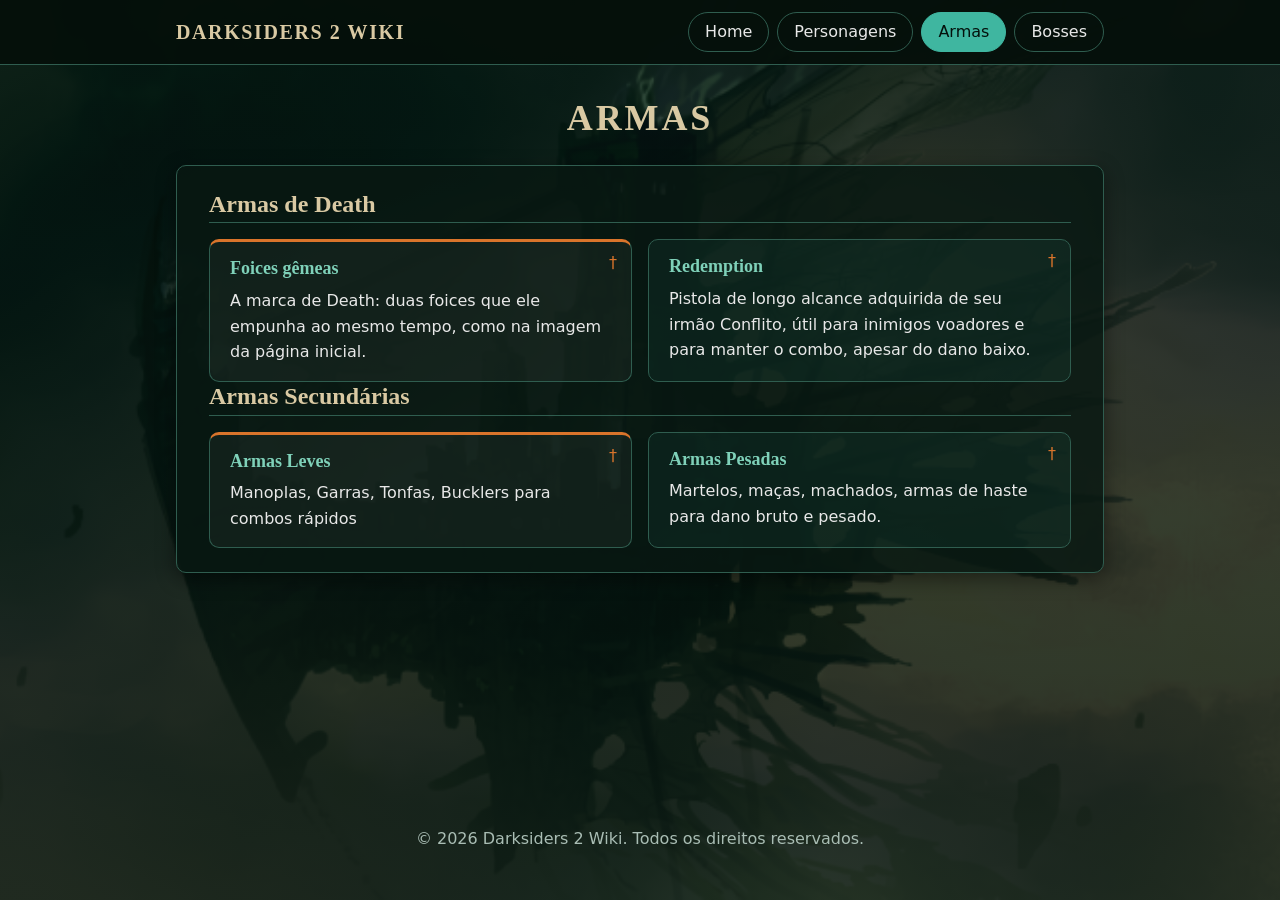
<file: HTML/armas.html>
<!DOCTYPE html>
<html lang="pt-BR">
<head>
    <meta charset="UTF-8">
    <meta name="viewport" content="width=device-width, initial-scale=1.0">
    <title>Armas - Darksiders 2 Wiki</title>
    <link rel="stylesheet" href="../css/reset.css">
    <link rel="stylesheet" href="../css/style.css">
    <link href="../Fotos/baixados.webp" rel="icon" type="image/webp">
</head>
<body>
    <header class="topo" id="cabecalho-principal">
        <nav class="navbar" aria-label="Navegação principal">
            <a href="index.html" class="logo">Darksiders 2 Wiki</a>
            <button type="button" class="menu-hamburguer" aria-label="Abrir menu" aria-expanded="false" aria-controls="menu-principal">
                <span class="barra"></span><span class="barra"></span><span class="barra"></span>
            </button>
            <ul class="menu" id="menu-principal">
                <li><a href="index.html">Home</a></li>
                <li class="tem-dropdown">
                    <a href="personagens.html">Personagens</a>
                    <ul class="dropdown">
                        <li><a href="personagens.html#cavaleiros">Os Quatro Cavaleiros</a></li>
                        <li><a href="personagens.html#trama">Trama principal</a></li>
                        <li><a href="personagens.html#makers">Os Makers</a></li>
                    </ul>
                </li>
                <li><a href="armas.html" class="ativo" aria-current="page">Armas</a></li>
                <li><a href="bosses.html">Bosses</a></li>
            </ul>
        </nav>
    </header>

    <main class="conteudo">
        <div class="hero"><h1>Armas</h1></div>
        <section class="card" aria-labelledby="armas-heading">
            <h2 id="armas-heading">Armas de Death</h2>
            <div class="grade-cards">
                <article class="card-item">
                    <h3>Foices gêmeas</h3>
                    <p>A marca de Death: duas foices que ele empunha ao mesmo tempo, como na imagem da página inicial.</p>
                </article>
                <article class="card-item">
                    <h3>Redemption</h3>
                    <p>Pistola de longo alcance adquirida de seu irmão Conflito, útil para inimigos voadores e para manter o combo, apesar do dano baixo.</p>
                </article>
            </div>
            <h2>Armas Secundárias</h2>
            <div class="grade-cards">
                <article class="card-item">
                    <h3>Armas Leves</h3>
                    <p>Manoplas, Garras, Tonfas, Bucklers para combos rápidos</p>
                </article>
                <article class="card-item">
                    <h3>Armas Pesadas</h3>
                    <p>Martelos, maças, machados, armas de haste para dano bruto e pesado.</p>
                </article>
            </div>
        </section>
    </main>

    <footer class="rodape">
        <p>&copy; 2026 Darksiders 2 Wiki. Todos os direitos reservados.</p>
    </footer>

    <script src="../js/menu.js" defer></script>
    <script src="../js/main.js" defer></script>
</body>
</html>
</file>
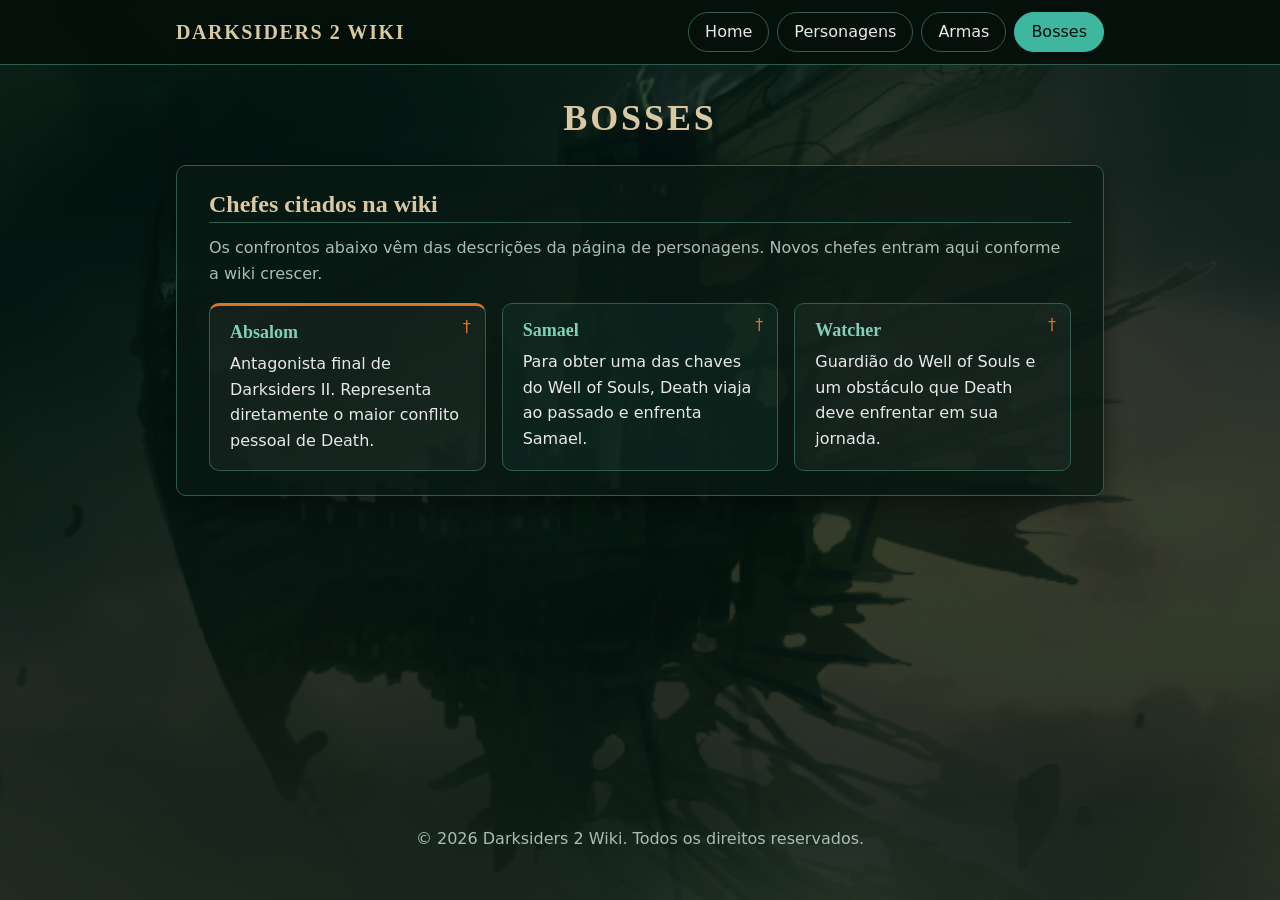
<file: HTML/bosses.html>
<!DOCTYPE html>
<html lang="pt-BR">
<head>
    <meta charset="UTF-8">
    <meta name="viewport" content="width=device-width, initial-scale=1.0">
    <title>Bosses - Darksiders 2 Wiki</title>
    <link rel="stylesheet" href="../css/reset.css">
    <link rel="stylesheet" href="../css/style.css">
    <link href="../Fotos/baixados.webp" rel="icon" type="image/webp">
</head>
<body>
    <header class="topo" id="cabecalho-principal">
        <nav class="navbar" aria-label="Navegação principal">
            <a href="index.html" class="logo">Darksiders 2 Wiki</a>
            <button type="button" class="menu-hamburguer" aria-label="Abrir menu" aria-expanded="false" aria-controls="menu-principal">
                <span class="barra"></span><span class="barra"></span><span class="barra"></span>
            </button>
            <ul class="menu" id="menu-principal">
                <li><a href="index.html">Home</a></li>
                <li class="tem-dropdown">
                    <a href="personagens.html">Personagens</a>
                    <ul class="dropdown">
                        <li><a href="personagens.html#cavaleiros">Os Quatro Cavaleiros</a></li>
                        <li><a href="personagens.html#trama">Trama principal</a></li>
                        <li><a href="personagens.html#makers">Os Makers</a></li>
                    </ul>
                </li>
                <li><a href="armas.html">Armas</a></li>
                <li><a href="bosses.html" class="ativo" aria-current="page">Bosses</a></li>
            </ul>
        </nav>
    </header>

    <main class="conteudo">
        <div class="hero"><h1>Bosses</h1></div>
        <section class="card" aria-labelledby="chefes-heading">
            <h2 id="chefes-heading">Chefes citados na wiki</h2>
            <p>Os confrontos abaixo vêm das descrições da página de personagens. Novos chefes entram aqui conforme a wiki crescer.</p>
            <div class="grade-cards">
                <article class="card-item">
                    <h3>Absalom</h3>
                    <p>Antagonista final de Darksiders II. Representa diretamente o maior conflito pessoal de Death.</p>
                </article>
                <article class="card-item">
                    <h3>Samael</h3>
                    <p>Para obter uma das chaves do Well of Souls, Death viaja ao passado e enfrenta Samael.</p>
                </article>
                <article class="card-item">
                    <h3>Watcher</h3>
                    <p>Guardião do Well of Souls e um obstáculo que Death deve enfrentar em sua jornada.</p>
                </article>
            </div>
        </section>
    </main>

    <footer class="rodape">
        <p>&copy; 2026 Darksiders 2 Wiki. Todos os direitos reservados.</p>
    </footer>

    <script src="../js/menu.js" defer></script>
    <script src="../js/main.js" defer></script>
</body>
</html>
</file>
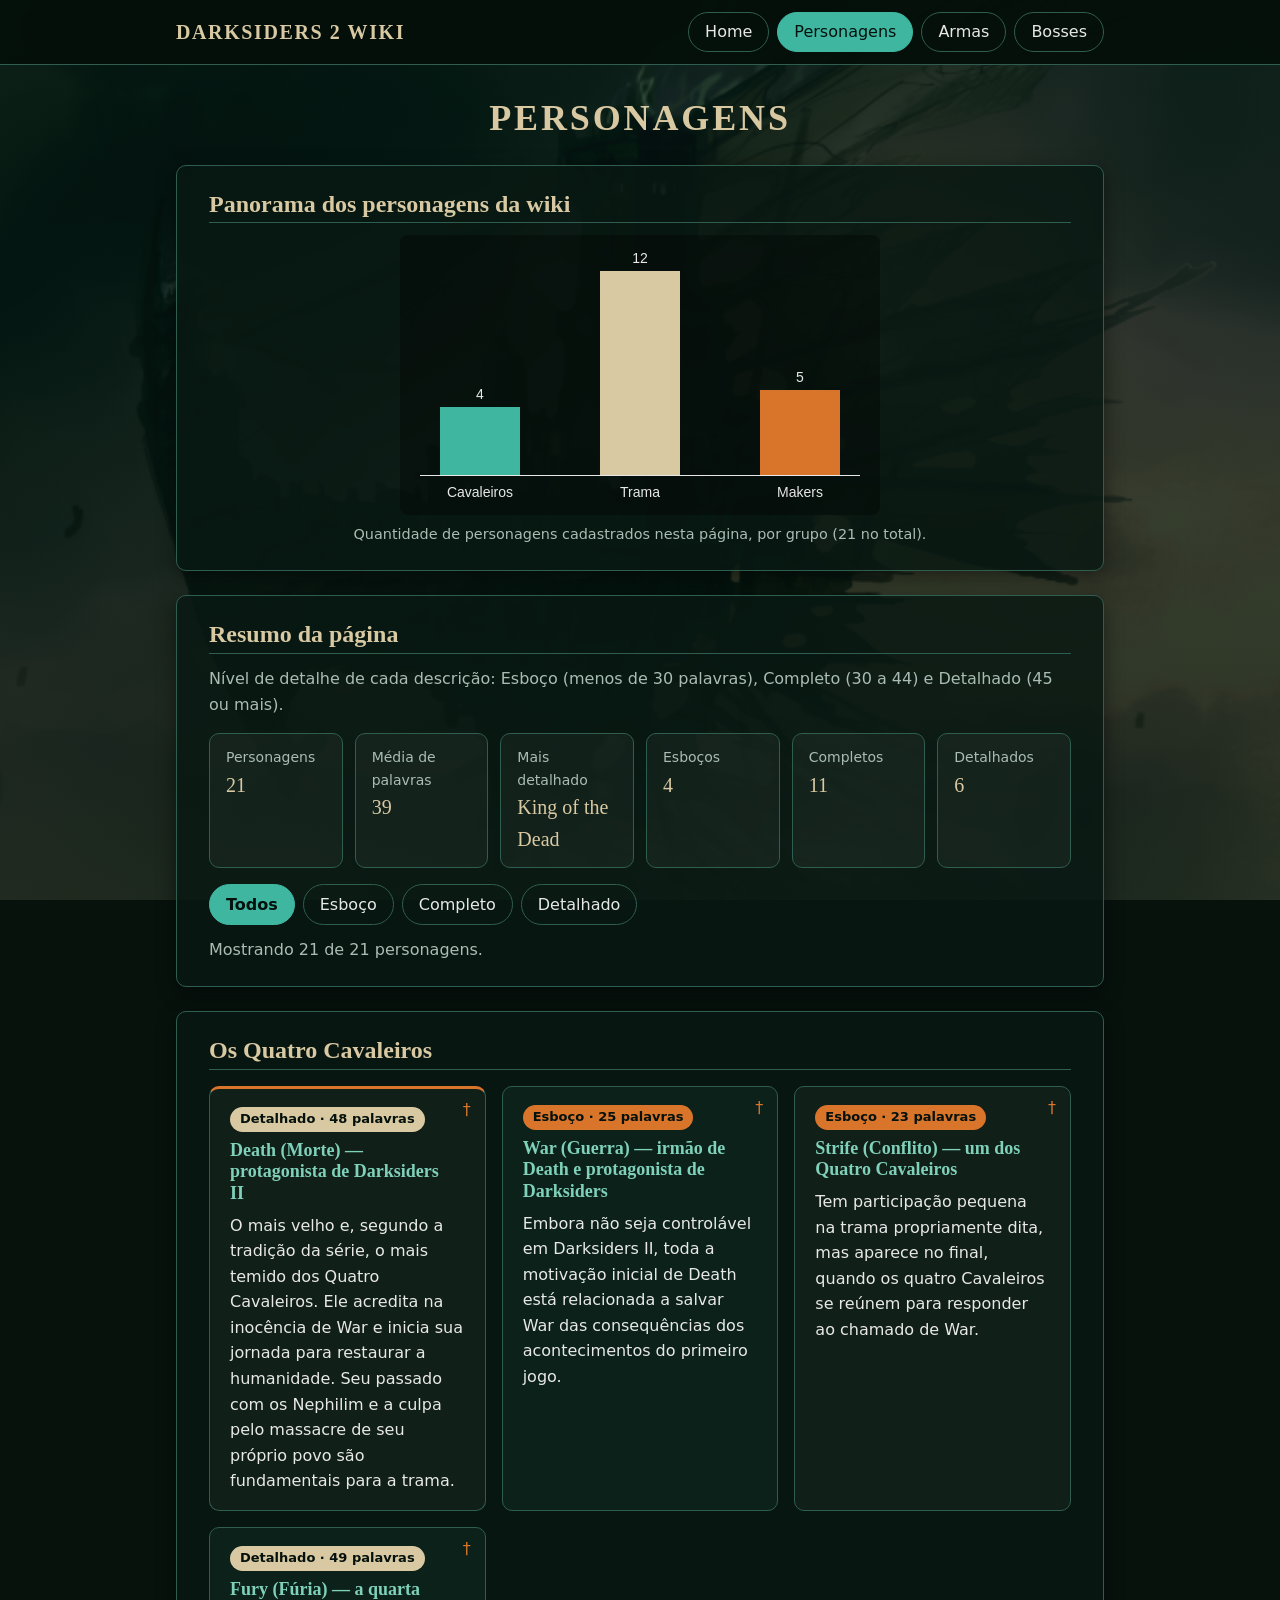
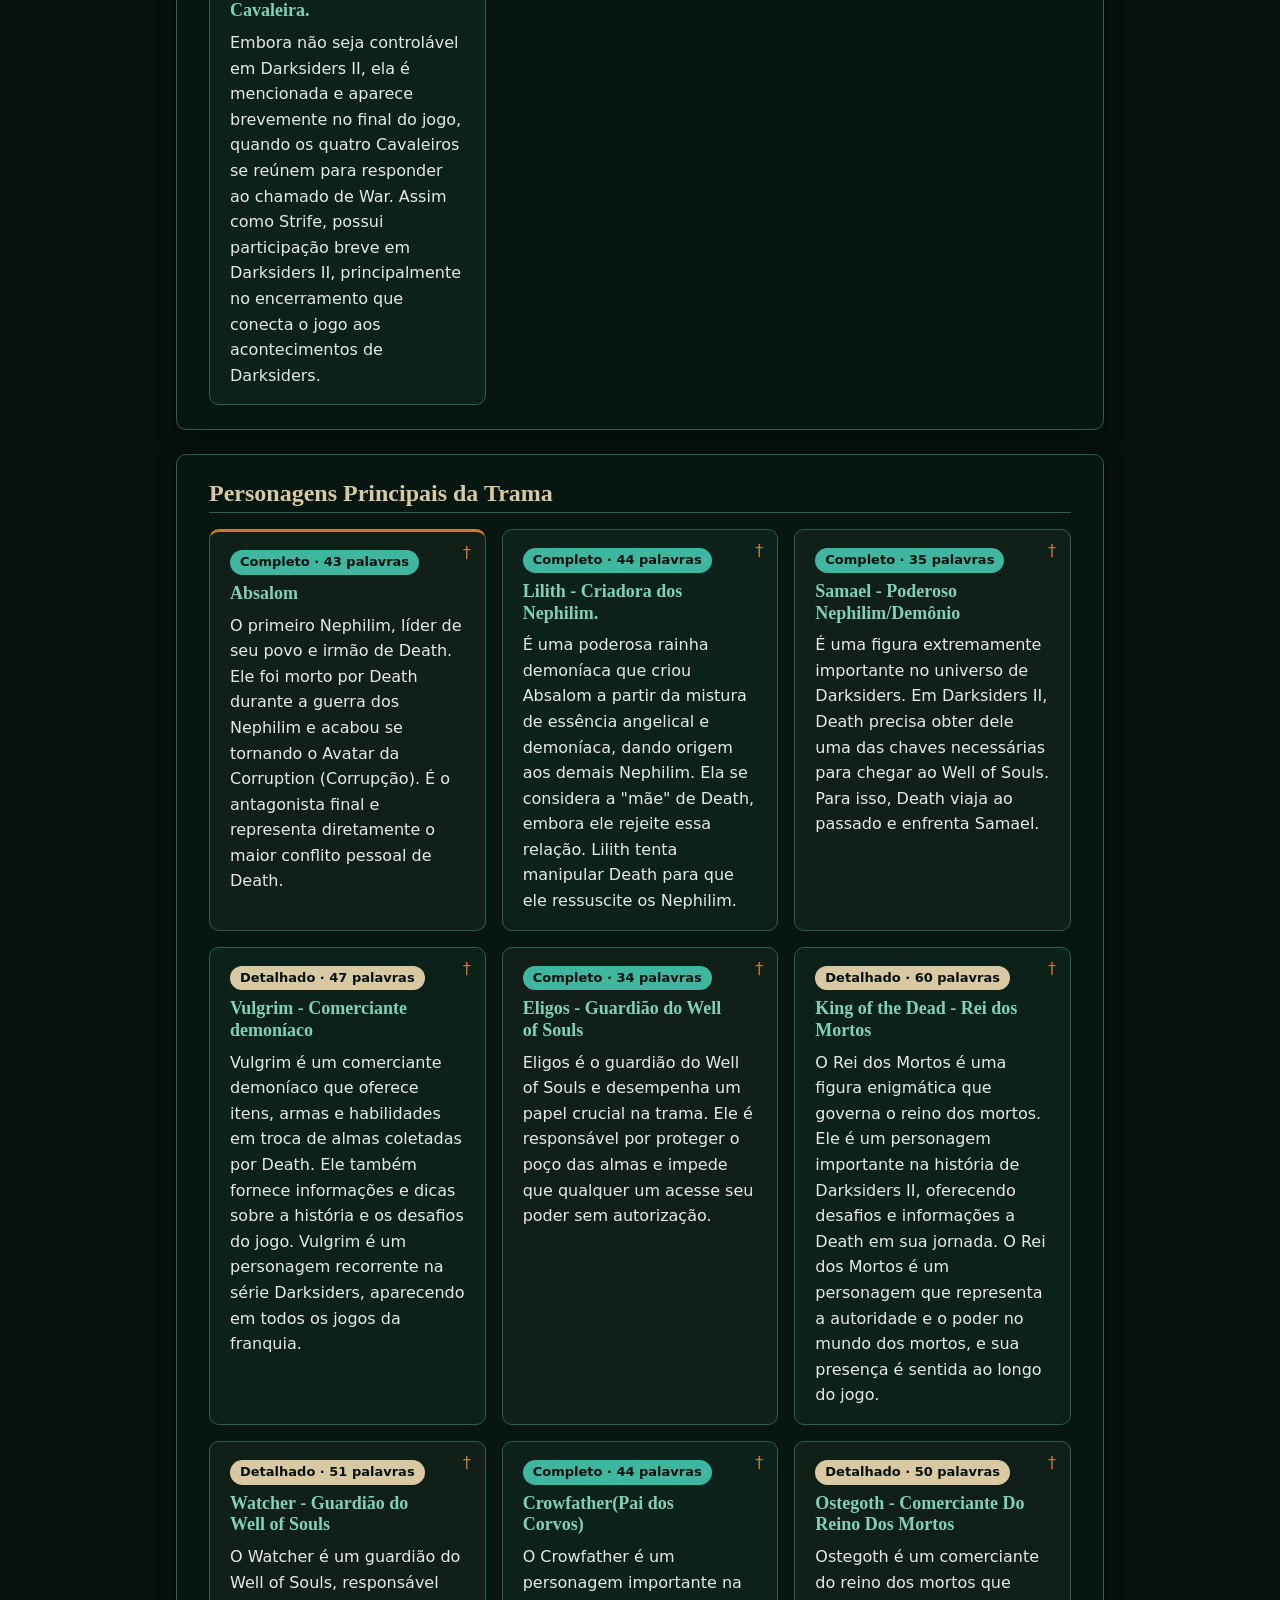
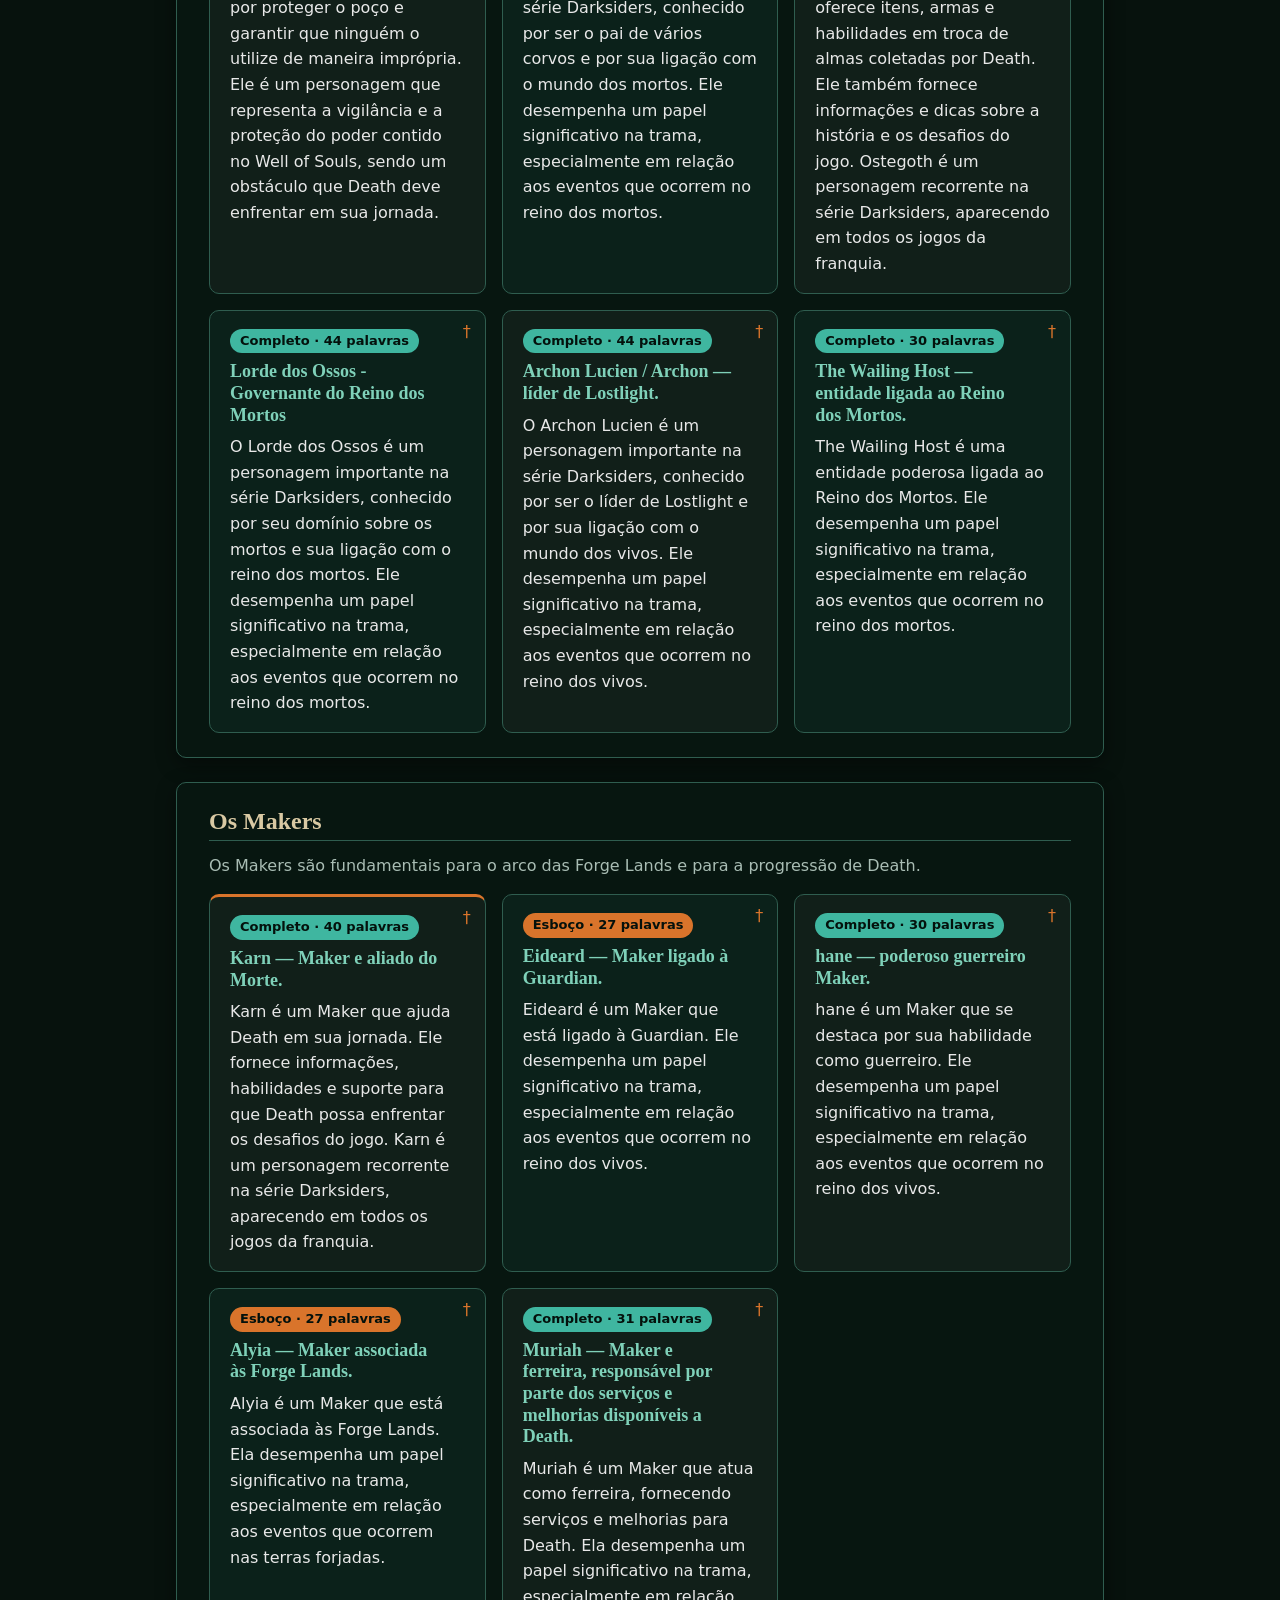
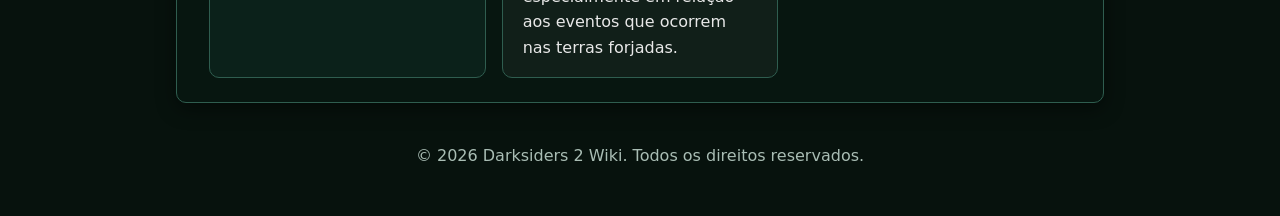
<file: HTML/personagens.html>
<!DOCTYPE html>
<html lang="pt-BR">
<head>
    <meta charset="UTF-8">
    <meta name="viewport" content="width=device-width, initial-scale=1.0">
    <title>Personagens - Darksiders 2 Wiki</title>
    <link rel="stylesheet" href="../css/reset.css">
    <link rel="stylesheet" href="../css/style.css">
    <link href="../Fotos/baixados.webp" rel="icon" type="image/webp">
</head>
<body>
    <header class="topo" id="cabecalho-principal">
        <nav class="navbar" aria-label="Navegação principal">
            <a href="index.html" class="logo">Darksiders 2 Wiki</a>
            <button type="button" class="menu-hamburguer" aria-label="Abrir menu" aria-expanded="false" aria-controls="menu-principal">
                <span class="barra"></span><span class="barra"></span><span class="barra"></span>
            </button>
            <ul class="menu" id="menu-principal">
                <li><a href="index.html">Home</a></li>
                <li class="tem-dropdown">
                    <a href="personagens.html" class="ativo" aria-current="page">Personagens</a>
                    <ul class="dropdown">
                        <li><a href="personagens.html#cavaleiros">Os Quatro Cavaleiros</a></li>
                        <li><a href="personagens.html#trama">Trama principal</a></li>
                        <li><a href="personagens.html#makers">Os Makers</a></li>
                    </ul>
                </li>
                <li><a href="armas.html">Armas</a></li>
                <li><a href="bosses.html">Bosses</a></li>
            </ul>
        </nav>
    </header>

    <main class="conteudo">
        <div class="hero"><h1>Personagens</h1></div>
        <section class="grafico card" aria-labelledby="grafico-heading">
            <h2 id="grafico-heading">Panorama dos personagens da wiki</h2>
            <figure>
                <canvas id="grafico-personagens" width="480" height="280" role="img" aria-label="Gráfico de barras: Cavaleiros 4, Trama principal 12, Makers 5.">
                    <p>Personagens cadastrados na wiki por grupo: Cavaleiros 4, Trama principal 12, Makers 5.</p>
                </canvas>
                <figcaption>Quantidade de personagens cadastrados nesta página, por grupo (21 no total).</figcaption>
            </figure>
        </section>
        <section class="card grupo" id="cavaleiros" aria-labelledby="titulo-cavaleiros">
            <h2 id="titulo-cavaleiros">Os Quatro Cavaleiros</h2>
            <div class="grade-cards">
                <article class="card-item" data-grupo="cavaleiros" data-palavras="48">
                    <h3>Death (Morte) — protagonista de Darksiders II</h3>
                    <p>O mais velho e, segundo a tradição da série, o mais temido dos Quatro Cavaleiros. Ele acredita na inocência de War e inicia sua jornada para restaurar a humanidade. Seu passado com os Nephilim e a culpa pelo massacre de seu próprio povo são fundamentais para a trama.</p>
                </article>
                <article class="card-item" data-grupo="cavaleiros" data-palavras="25">
                    <h3>War (Guerra) — irmão de Death e protagonista de Darksiders</h3>
                    <p>Embora não seja controlável em Darksiders II, toda a motivação inicial de Death está relacionada a salvar War das consequências dos acontecimentos do primeiro jogo.</p>
                </article>
                <article class="card-item" data-grupo="cavaleiros" data-palavras="23">
                    <h3>Strife (Conflito) — um dos Quatro Cavaleiros</h3>
                    <p>Tem participação pequena na trama propriamente dita, mas aparece no final, quando os quatro Cavaleiros se reúnem para responder ao chamado de War.</p>
                </article>
                <article class="card-item" data-grupo="cavaleiros" data-palavras="49">
                    <h3>Fury (Fúria) — a quarta Cavaleira.</h3>
                    <p>Embora não seja controlável em Darksiders II, ela é mencionada e aparece brevemente no final do jogo, quando os quatro Cavaleiros se reúnem para responder ao chamado de War. Assim como Strife, possui participação breve em Darksiders II, principalmente no encerramento que conecta o jogo aos acontecimentos de Darksiders.</p>
                </article>
            </div>
        </section>
        <section class="card grupo" id="trama" aria-labelledby="titulo-trama">
            <h2 id="titulo-trama">Personagens Principais da Trama</h2>
            <div class="grade-cards">
                <article class="card-item" data-grupo="trama" data-palavras="43">
                    <h3>Absalom</h3>
                    <p>O primeiro Nephilim, líder de seu povo e irmão de Death. Ele foi morto por Death durante a guerra dos Nephilim e acabou se tornando o Avatar da Corruption (Corrupção). É o antagonista final e representa diretamente o maior conflito pessoal de Death.</p>
                </article>
                <article class="card-item" data-grupo="trama" data-palavras="44">
                    <h3>Lilith - Criadora dos Nephilim.</h3>
                    <p>É uma poderosa rainha demoníaca que criou Absalom a partir da mistura de essência angelical e demoníaca, dando origem aos demais Nephilim. Ela se considera a "mãe" de Death, embora ele rejeite essa relação. Lilith tenta manipular Death para que ele ressuscite os Nephilim.</p>
                </article>
                <article class="card-item" data-grupo="trama" data-palavras="35">
                    <h3>Samael - Poderoso Nephilim/Demônio</h3>
                    <p>É uma figura extremamente importante no universo de Darksiders. Em Darksiders II, Death precisa obter dele uma das chaves necessárias para chegar ao Well of Souls. Para isso, Death viaja ao passado e enfrenta Samael.</p>
                </article>
                <article class="card-item" data-grupo="trama" data-palavras="47">
                    <h3>Vulgrim - Comerciante demoníaco</h3>
                    <p>Vulgrim é um comerciante demoníaco que oferece itens, armas e habilidades em troca de almas coletadas por Death. Ele também fornece informações e dicas sobre a história e os desafios do jogo. Vulgrim é um personagem recorrente na série Darksiders, aparecendo em todos os jogos da franquia.</p>
                </article>
                <article class="card-item" data-grupo="trama" data-palavras="34">
                    <h3>Eligos - Guardião do Well of Souls</h3>
                    <p>Eligos é o guardião do Well of Souls e desempenha um papel crucial na trama. Ele é responsável por proteger o poço das almas e impede que qualquer um acesse seu poder sem autorização.</p>
                </article>
                <article class="card-item" data-grupo="trama" data-palavras="60">
                    <h3>King of the Dead - Rei dos Mortos</h3>
                    <p>O Rei dos Mortos é uma figura enigmática que governa o reino dos mortos. Ele é um personagem importante na história de Darksiders II, oferecendo desafios e informações a Death em sua jornada. O Rei dos Mortos é um personagem que representa a autoridade e o poder no mundo dos mortos, e sua presença é sentida ao longo do jogo.</p>
                </article>
                <article class="card-item" data-grupo="trama" data-palavras="51">
                    <h3>Watcher - Guardião do Well of Souls</h3>
                    <p>O Watcher é um guardião do Well of Souls, responsável por proteger o poço e garantir que ninguém o utilize de maneira imprópria. Ele é um personagem que representa a vigilância e a proteção do poder contido no Well of Souls, sendo um obstáculo que Death deve enfrentar em sua jornada.</p>
                </article>
                <article class="card-item" data-grupo="trama" data-palavras="44">
                    <h3>Crowfather(Pai dos Corvos)</h3>
                    <p>O Crowfather é um personagem importante na série Darksiders, conhecido por ser o pai de vários corvos e por sua ligação com o mundo dos mortos. Ele desempenha um papel significativo na trama, especialmente em relação aos eventos que ocorrem no reino dos mortos.</p>
                </article>
                <article class="card-item" data-grupo="trama" data-palavras="50">
                    <h3>Ostegoth - Comerciante Do Reino Dos Mortos</h3>
                    <p>Ostegoth é um comerciante do reino dos mortos que oferece itens, armas e habilidades em troca de almas coletadas por Death. Ele também fornece informações e dicas sobre a história e os desafios do jogo. Ostegoth é um personagem recorrente na série Darksiders, aparecendo em todos os jogos da franquia.</p>
                </article>
                <article class="card-item" data-grupo="trama" data-palavras="44">
                    <h3>Lorde dos Ossos - Governante do Reino dos Mortos</h3>
                    <p>O Lorde dos Ossos é um personagem importante na série Darksiders, conhecido por seu domínio sobre os mortos e sua ligação com o reino dos mortos. Ele desempenha um papel significativo na trama, especialmente em relação aos eventos que ocorrem no reino dos mortos.</p>
                </article>
                <article class="card-item" data-grupo="trama" data-palavras="44">
                    <h3>Archon Lucien / Archon — líder de Lostlight.</h3>
                    <p>O Archon Lucien é um personagem importante na série Darksiders, conhecido por ser o líder de Lostlight e por sua ligação com o mundo dos vivos. Ele desempenha um papel significativo na trama, especialmente em relação aos eventos que ocorrem no reino dos vivos.</p>
                </article>
                <article class="card-item" data-grupo="trama" data-palavras="30">
                    <h3>The Wailing Host — entidade ligada ao Reino dos Mortos.</h3>
                    <p>The Wailing Host é uma entidade poderosa ligada ao Reino dos Mortos. Ele desempenha um papel significativo na trama, especialmente em relação aos eventos que ocorrem no reino dos mortos.</p>
                </article>
            </div>
        </section>
        <section class="card grupo" id="makers" aria-labelledby="titulo-makers">
            <h2 id="titulo-makers">Os Makers</h2>
            <p>Os Makers são fundamentais para o arco das Forge Lands e para a progressão de Death.</p>
            <div class="grade-cards">
                <article class="card-item" data-grupo="makers" data-palavras="40">
                    <h3>Karn — Maker e aliado do Morte.</h3>
                    <p>Karn é um Maker que ajuda Death em sua jornada. Ele fornece informações, habilidades e suporte para que Death possa enfrentar os desafios do jogo. Karn é um personagem recorrente na série Darksiders, aparecendo em todos os jogos da franquia.</p>
                </article>
                <article class="card-item" data-grupo="makers" data-palavras="27">
                    <h3>Eideard — Maker ligado à Guardian.</h3>
                    <p>Eideard é um Maker que está ligado à Guardian. Ele desempenha um papel significativo na trama, especialmente em relação aos eventos que ocorrem no reino dos vivos.</p>
                </article>
                <article class="card-item" data-grupo="makers" data-palavras="30">
                    <h3>hane — poderoso guerreiro Maker.</h3>
                    <p>hane é um Maker que se destaca por sua habilidade como guerreiro. Ele desempenha um papel significativo na trama, especialmente em relação aos eventos que ocorrem no reino dos vivos.</p>
                </article>
                <article class="card-item" data-grupo="makers" data-palavras="27">
                    <h3>Alyia — Maker associada às Forge Lands.</h3>
                    <p>Alyia é um Maker que está associada às Forge Lands. Ela desempenha um papel significativo na trama, especialmente em relação aos eventos que ocorrem nas terras forjadas.</p>
                </article>
                <article class="card-item" data-grupo="makers" data-palavras="31">
                    <h3>Muriah — Maker e ferreira, responsável por parte dos serviços e melhorias disponíveis a Death.</h3>
                    <p>Muriah é um Maker que atua como ferreira, fornecendo serviços e melhorias para Death. Ela desempenha um papel significativo na trama, especialmente em relação aos eventos que ocorrem nas terras forjadas.</p>
                </article>
            </div>
        </section>
    </main>

    <footer class="rodape">
        <p>&copy; 2026 Darksiders 2 Wiki. Todos os direitos reservados.</p>
    </footer>

    <script src="../js/menu.js" defer></script>
    <script src="../js/main.js" defer></script>
    <script src="../js/analise.js" defer></script>
    <script src="../js/painel.js" defer></script>
</body>
</html>
</file>
<file: css/style.css>
:root {
    --cor-fundo: #07120d;
    --cor-card: rgba(8, 24, 18, 0.82);
    --cor-borda: #2f5d4f;
    --cor-primaria: #3fb6a0;
    --cor-primaria-clara: #7fd1b9;
    --cor-osso: #d9c9a3;
    --cor-acento: #d9742b;
    --cor-acento-claro: #f0b27a;
    --cor-texto: #e8e8e8;
    --cor-texto-suave: #a9bdb4;
    --cor-visitado: #b9a2e6;
    --raio: 10px;
    --sombra: 0 6px 20px rgba(0, 0, 0, 0.45);
    --transicao-padrao: transform 0.2s ease, border-color 0.2s ease;
    --fonte-titulo: Georgia, "Times New Roman", serif;
    --fonte-texto: system-ui, -apple-system, "Segoe UI", Roboto, sans-serif;
}

html { font-size: 100%; }

body {
    background: linear-gradient(rgba(5, 15, 10, 0.75), rgba(5, 15, 10, 0.85)) center / cover no-repeat fixed,
        url("../Fotos/template.png") center / cover no-repeat fixed var(--cor-fundo);
    color: var(--cor-texto);
    font-family: var(--fonte-texto);
    line-height: 1.6;
    min-height: 100vh;
    display: grid;
    grid-template-areas: "topo" "conteudo" "rodape";
    grid-template-rows: auto 1fr auto;
}

h1, h2, h3 { font-family: var(--fonte-titulo); line-height: 1.2; }
p { margin-bottom: 1rem; }

a:link { color: var(--cor-primaria-clara); text-decoration: none; }
a:visited { color: var(--cor-visitado); }
a:hover { text-decoration: underline; }
a:active { color: var(--cor-acento); }

#cabecalho-principal {
    grid-area: topo;
    position: sticky;
    top: 0;
    z-index: 100;
    background: rgba(5, 15, 10, 0.94);
    border-bottom: 1px solid var(--cor-borda);
}

.navbar {
    display: flex;
    flex-wrap: wrap;
    justify-content: space-between;
    align-items: center;
    gap: 0.5rem 1rem;
    max-width: 60rem;
    margin: 0 auto;
    padding: 0.75rem 1rem;
}

.logo:link, .logo:visited {
    color: var(--cor-osso);
    font-family: var(--fonte-titulo);
    font-size: 1.25rem;
    font-weight: 700;
    letter-spacing: 0.08em;
    text-transform: uppercase;
}
.logo:hover { color: var(--cor-acento-claro); text-decoration: none; }
.logo:active { color: var(--cor-acento); }

.menu { display: flex; align-items: center; gap: 0.5rem; list-style-type: none; }

.menu a:link, .menu a:visited {
    display: inline-block;
    padding: 0.4rem 1rem;
    color: var(--cor-texto);
    border: 1px solid var(--cor-borda);
    border-radius: 999px;
    transition: color 0.2s ease, background-color 0.2s ease, border-color 0.2s ease;
}
.menu a:hover, .menu a:focus-visible {
    color: var(--cor-primaria-clara);
    border-color: var(--cor-primaria);
    background-color: rgba(63, 182, 160, 0.12);
    text-decoration: none;
}
.menu a:active { color: var(--cor-acento); border-color: var(--cor-acento); }
.menu a.ativo { background-color: var(--cor-primaria); border-color: var(--cor-primaria); color: #04110c; }

.tem-dropdown { position: relative; }
.dropdown {
    display: none;
    position: absolute;
    top: 100%;
    left: 0;
    z-index: 1;
    min-width: 13rem;
    padding: 0.5rem 0;
    background: #0b1a14;
    border: 1px solid var(--cor-borda);
    border-radius: var(--raio);
    box-shadow: var(--sombra);
    list-style-type: none;
}
.tem-dropdown:hover .dropdown, .tem-dropdown:focus-within .dropdown { display: block; }
.dropdown a:link, .dropdown a:visited {
    display: block;
    padding: 0.5rem 1rem;
    border: none;
    border-radius: 0;
    white-space: nowrap;
}

.menu-hamburguer {
    display: none;
    flex-direction: column;
    gap: 5px;
    padding: 0.5rem;
    background: none;
    border: none;
    cursor: pointer;
}
.menu-hamburguer .barra {
    width: 24px;
    height: 3px;
    background: var(--cor-texto);
    border-radius: 2px;
    transition: transform 0.2s ease, opacity 0.2s ease;
}
.menu-hamburguer:focus-visible { outline: 2px solid var(--cor-primaria-clara); outline-offset: 2px; }
.menu-hamburguer[aria-expanded="true"] .barra:nth-child(1) { transform: translateY(8px) rotate(45deg); }
.menu-hamburguer[aria-expanded="true"] .barra:nth-child(2) { opacity: 0; }
.menu-hamburguer[aria-expanded="true"] .barra:nth-child(3) { transform: translateY(-8px) rotate(-45deg); }

.conteudo { grid-area: conteudo; width: 100%; max-width: 60rem; margin: 0 auto; padding: 0 1rem; }

.hero { padding: 2rem 0 1.5rem; text-align: center; }
.hero h1 { color: var(--cor-osso); font-size: 2.25rem; letter-spacing: 0.08em; text-transform: uppercase; }
.selo { display: block; margin: 0 auto 0.75rem; }
.boas-vindas { text-align: center; color: var(--cor-osso); font-size: 1.125rem; }

.card {
    background: var(--cor-card);
    border: 1px solid var(--cor-borda);
    border-radius: var(--raio);
    box-shadow: var(--sombra);
    padding: 1.5rem 2rem;
    margin-bottom: 1.5rem;
}
.card h2 {
    color: var(--cor-osso);
    font-size: 1.5rem;
    margin-bottom: 0.75rem;
    padding-bottom: 0.25rem;
    border-bottom: 1px solid var(--cor-borda);
}
.card h2 + p { color: var(--cor-texto-suave); }
.card h3 { color: var(--cor-primaria-clara); font-size: 1.125rem; margin: 0 0 0.5rem; padding-right: 1.5rem; }

.grupo { scroll-margin-top: 5rem; }

.foto-destaque { display: block; max-width: 100%; height: auto; border: 1px solid var(--cor-borda); border-radius: var(--raio); }
.sobre-jogo { display: flex; flex-wrap: wrap; align-items: flex-start; gap: 1.5rem; margin-bottom: 1rem; }
.sobre-jogo p { flex: 1 1 18rem; margin-bottom: 0; color: var(--cor-texto-suave); }
.sobre-jogo .foto-destaque { flex: 0 0 auto; }

.grade-cards { display: grid; grid-template-columns: repeat(auto-fit, minmax(min(100%, 15rem), 1fr)); gap: 1rem; margin-top: 1rem; }

.card-item, .estatistica { background: rgba(255, 255, 255, 0.04); border: 1px solid var(--cor-borda); border-radius: var(--raio); }
.card-item { position: relative; padding: 1rem 1.25rem; transition: var(--transicao-padrao); }
.card-item p:last-child { margin-bottom: 0; }
.card-item::before { content: "\2020"; position: absolute; top: 0.5rem; right: 0.875rem; color: var(--cor-acento); }
.card-item:hover, .card-item:focus-within { transform: translateY(-4px); border-color: var(--cor-primaria); }
.card-item:nth-child(even) { background: rgba(63, 182, 160, 0.07); }
.card-item:first-child { border-top: 3px solid var(--cor-acento); }

.tabela-lancamentos { border-collapse: collapse; width: 100%; margin: 1rem 0; }
.tabela-lancamentos caption { caption-side: top; text-align: left; font-weight: 600; color: var(--cor-osso); padding-bottom: 0.5rem; }
.tabela-lancamentos th, .tabela-lancamentos td { border: 1px solid var(--cor-borda); padding: 0.5rem 0.75rem; text-align: left; }
.tabela-lancamentos th { background: rgba(63, 182, 160, 0.18); font-weight: 600; }
.tabela-lancamentos tbody tr:nth-child(even) { background: rgba(255, 255, 255, 0.05); }

.video-container video { display: block; width: 70%; max-width: 100%; height: auto; margin: 0 auto; }
#formato-suportado { display: block; margin-top: 0.5rem; text-align: center; color: var(--cor-texto-suave); }

.grafico canvas { display: block; max-width: 100%; height: auto; margin: 0 auto; background: rgba(0, 0, 0, 0.35); border-radius: 8px; }
.grafico figcaption { margin-top: 0.5rem; text-align: center; font-size: 0.9rem; color: var(--cor-texto-suave); }

fieldset { border: 1px solid var(--cor-borda); border-radius: var(--raio); padding: 1rem 1.25rem; margin-bottom: 1rem; }
legend { padding: 0 0.5rem; font-weight: 600; color: var(--cor-osso); }
fieldset fieldset label { display: inline-block; margin-right: 1.25rem; }

.campo { margin-bottom: 0.75rem; }
.campo label { display: block; margin-bottom: 0.25rem; font-weight: 600; }
.grade-campos { display: grid; grid-template-columns: repeat(auto-fit, minmax(min(100%, 14rem), 1fr)); gap: 0.75rem 1.25rem; }
.grade-campos .campo { margin-bottom: 0; }

input[type="text"], input[type="email"], input[type="number"], input[type="date"], select, textarea {
    width: 100%;
    max-width: 28rem;
    padding: 0.6rem 0.75rem;
    background: #0d1f18;
    color: var(--cor-texto);
    border: 2px solid var(--cor-borda);
    border-radius: 8px;
    transition: border-color 0.2s;
}
input:focus, select:focus, textarea:focus {
    border-color: var(--cor-primaria-clara);
    outline: 2px solid var(--cor-primaria-clara);
    outline-offset: 2px;
}

.botao {
    display: inline-block;
    padding: 0.75rem 1.5rem;
    margin-top: 0.5rem;
    background: var(--cor-primaria);
    color: #04110c;
    font-weight: 700;
    border: none;
    border-radius: 8px;
    cursor: pointer;
}
.botao:hover { background: var(--cor-primaria-clara); }
.botao:focus-visible { outline: 2px solid var(--cor-osso); outline-offset: 2px; }

.estatisticas { display: grid; grid-template-columns: repeat(auto-fit, minmax(min(100%, 8rem), 1fr)); gap: 0.75rem; margin: 1rem 0; }
.estatistica { padding: 0.75rem 1rem; }
.estatistica dt { font-size: 0.875rem; color: var(--cor-texto-suave); }
.estatistica dd { font-family: var(--fonte-titulo); font-size: 1.25rem; color: var(--cor-osso); }

.filtros { display: flex; flex-wrap: wrap; align-items: center; gap: 0.5rem; }
.filtro {
    padding: 0.4rem 1rem;
    background: transparent;
    color: var(--cor-texto);
    border: 1px solid var(--cor-borda);
    border-radius: 999px;
    cursor: pointer;
    transition: background-color 0.2s ease, border-color 0.2s ease;
}
.filtro:hover { border-color: var(--cor-primaria); }
.filtro:focus-visible { outline: 2px solid var(--cor-primaria-clara); outline-offset: 2px; }
.filtro[aria-pressed="true"] { background: var(--cor-primaria); border-color: var(--cor-primaria); color: #04110c; font-weight: 700; }
.filtro-resultado { margin: 0.75rem 0 0; color: var(--cor-texto-suave); }

.badge { display: inline-block; margin-bottom: 0.5rem; padding: 0.125rem 0.625rem; font-size: 0.8125rem; font-weight: 700; color: #04110c; border-radius: 999px; }
.badge-esboco { background: var(--cor-acento); }
.badge-completo { background: var(--cor-primaria); }
.badge-detalhado { background: var(--cor-osso); }

.aviso {
    display: flex;
    align-items: center;
    justify-content: space-between;
    gap: 1rem;
    background: rgba(217, 116, 43, 0.16);
    border: 1px solid var(--cor-acento);
    border-radius: var(--raio);
    padding: 1rem 1.25rem;
    margin-bottom: 1.5rem;
}
.aviso p { margin-bottom: 0; }
.aviso button { padding: 0.25rem 0.625rem; background: transparent; color: var(--cor-texto); border: 1px solid var(--cor-acento); border-radius: 6px; cursor: pointer; }

.rodape { grid-area: rodape; padding: 1rem 1rem 2rem; text-align: center; color: var(--cor-texto-suave); }

@media (max-width: 640px) {
    .card { padding: 1.25rem 1rem; }
    .video-container video { width: 100%; }
    .hero h1 { font-size: 1.75rem; }

    .js .menu-hamburguer { display: flex; }
    .js .menu { display: none; flex-basis: 100%; flex-direction: column; align-items: stretch; }
    .js .menu.aberto { display: flex; }
    .menu a:link, .menu a:visited { display: block; text-align: center; }
    .dropdown { display: block; position: static; min-width: 0; margin-top: 0.25rem; box-shadow: none; }
}
</file>
